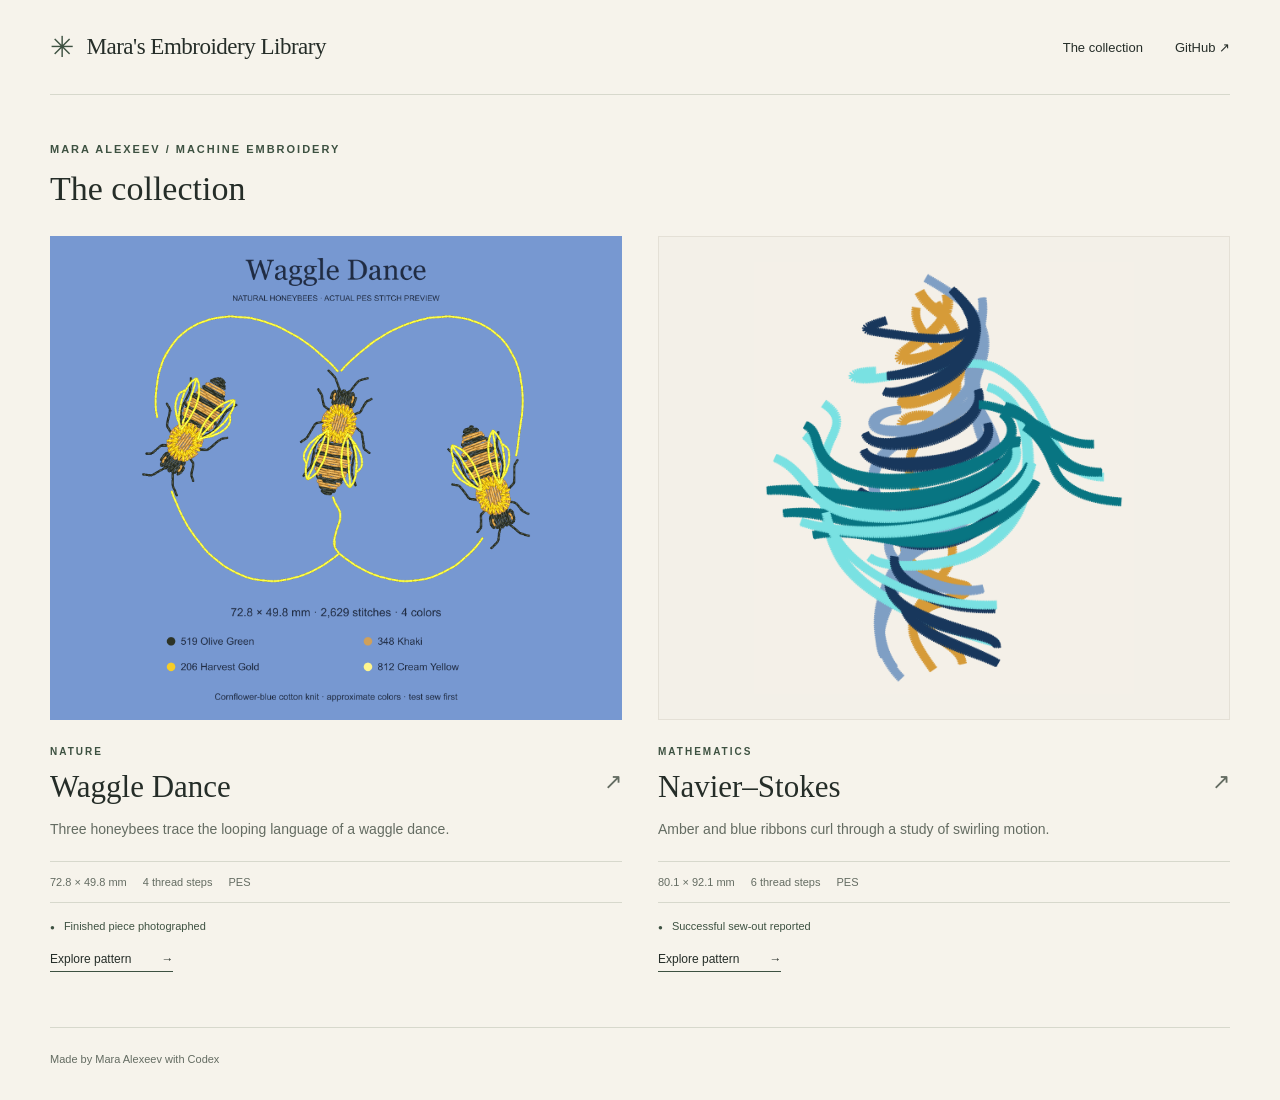
<file: docs/index.html>
<!doctype html>
<html lang="en"><head><meta charset="utf-8"><meta name="viewport" content="width=device-width,initial-scale=1">
<meta name="description" content="A small collection of machine embroidery designs by Mara Alexeev, with stitch previews, PES files and instructions.">
<title>The collection · Mara's Embroidery Library</title><link rel="stylesheet" href="styles.css"></head>
<body><a class="skip" href="#main">Skip to content</a><header class="wrap"><a class="brand" href="index.html"><span class="mark" aria-hidden="true">✳</span> Mara's Embroidery Library</a><nav aria-label="Main"><a href="index.html#collection">The collection</a><a href="https://github.com/MaraAlexeev/embroidery-library">GitHub ↗</a></nav></header>
<main id="main">
<section class="collection wrap" id="collection"><p class="eyebrow">MARA ALEXEEV / MACHINE EMBROIDERY</p><div class="section-heading"><h1>The collection</h1></div><div class="grid"><article class="design"><a class="image-link waggle-dance" href="patterns/waggle-dance/"><img src="patterns/waggle-dance/Waggle-Dance-preview.png" alt="Software stitch preview of three honeybees and a looping trail on cornflower blue." loading="eager"></a><div class="card-copy"><p class="eyebrow">NATURE</p><h3><a href="patterns/waggle-dance/">Waggle Dance <span aria-hidden="true">↗</span></a></h3><p>Three honeybees trace the looping language of a waggle dance.</p><div class="facts"><span>72.8 × 49.8 mm</span><span>4 thread steps</span><span>PES</span></div><p class="status"><span aria-hidden="true">●</span> Finished piece photographed</p><a class="text-link" href="patterns/waggle-dance/">Explore pattern <span aria-hidden="true">→</span></a></div></article><article class="design"><a class="image-link navier-stokes" href="patterns/navier-stokes/"><img src="patterns/navier-stokes/preview.png" alt="Software preview of intertwined amber, blue, aqua, navy and teal ribbons on cream." loading="eager"></a><div class="card-copy"><p class="eyebrow">MATHEMATICS</p><h3><a href="patterns/navier-stokes/">Navier–Stokes <span aria-hidden="true">↗</span></a></h3><p>Amber and blue ribbons curl through a study of swirling motion.</p><div class="facts"><span>80.1 × 92.1 mm</span><span>6 thread steps</span><span>PES</span></div><p class="status"><span aria-hidden="true">●</span> Successful sew-out reported</p><a class="text-link" href="patterns/navier-stokes/">Explore pattern <span aria-hidden="true">→</span></a></div></article></div></section>
</main><footer class="wrap"><span>Made by Mara Alexeev with Codex</span></footer></body></html>
</file>
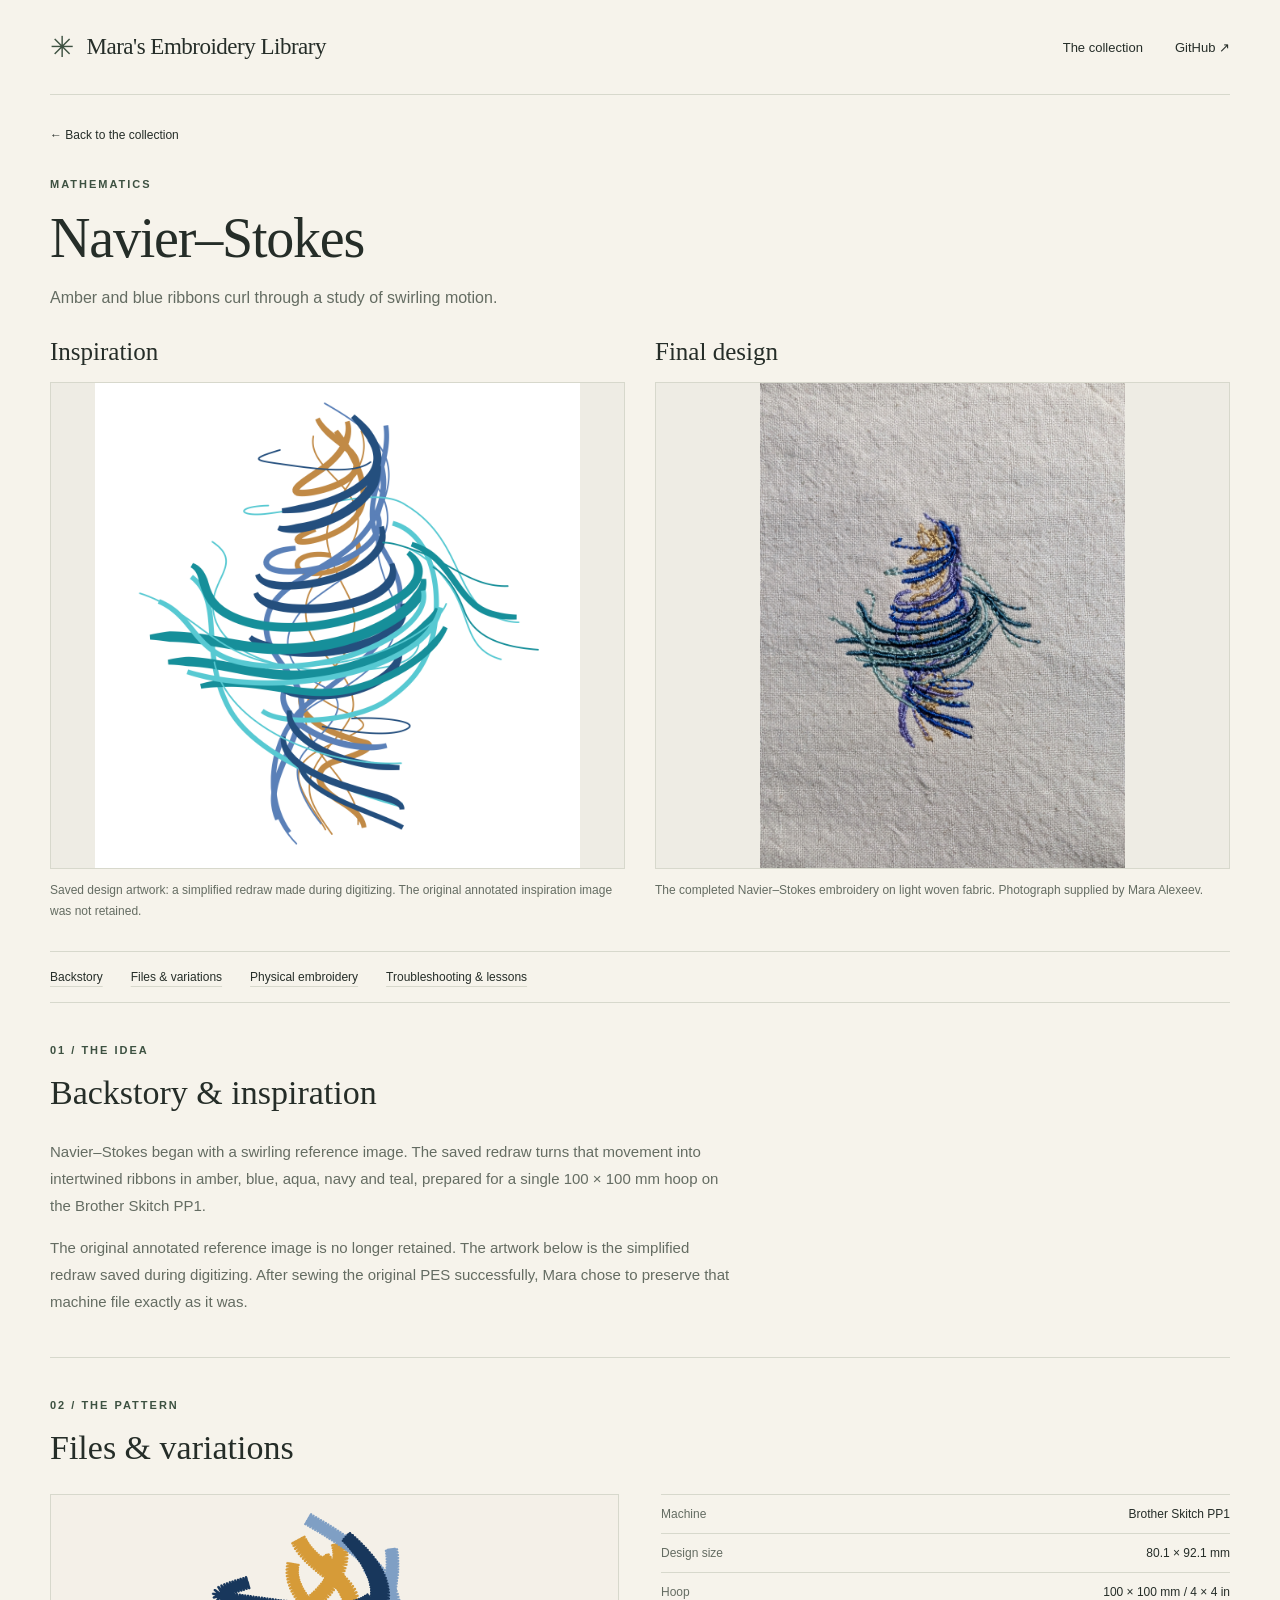
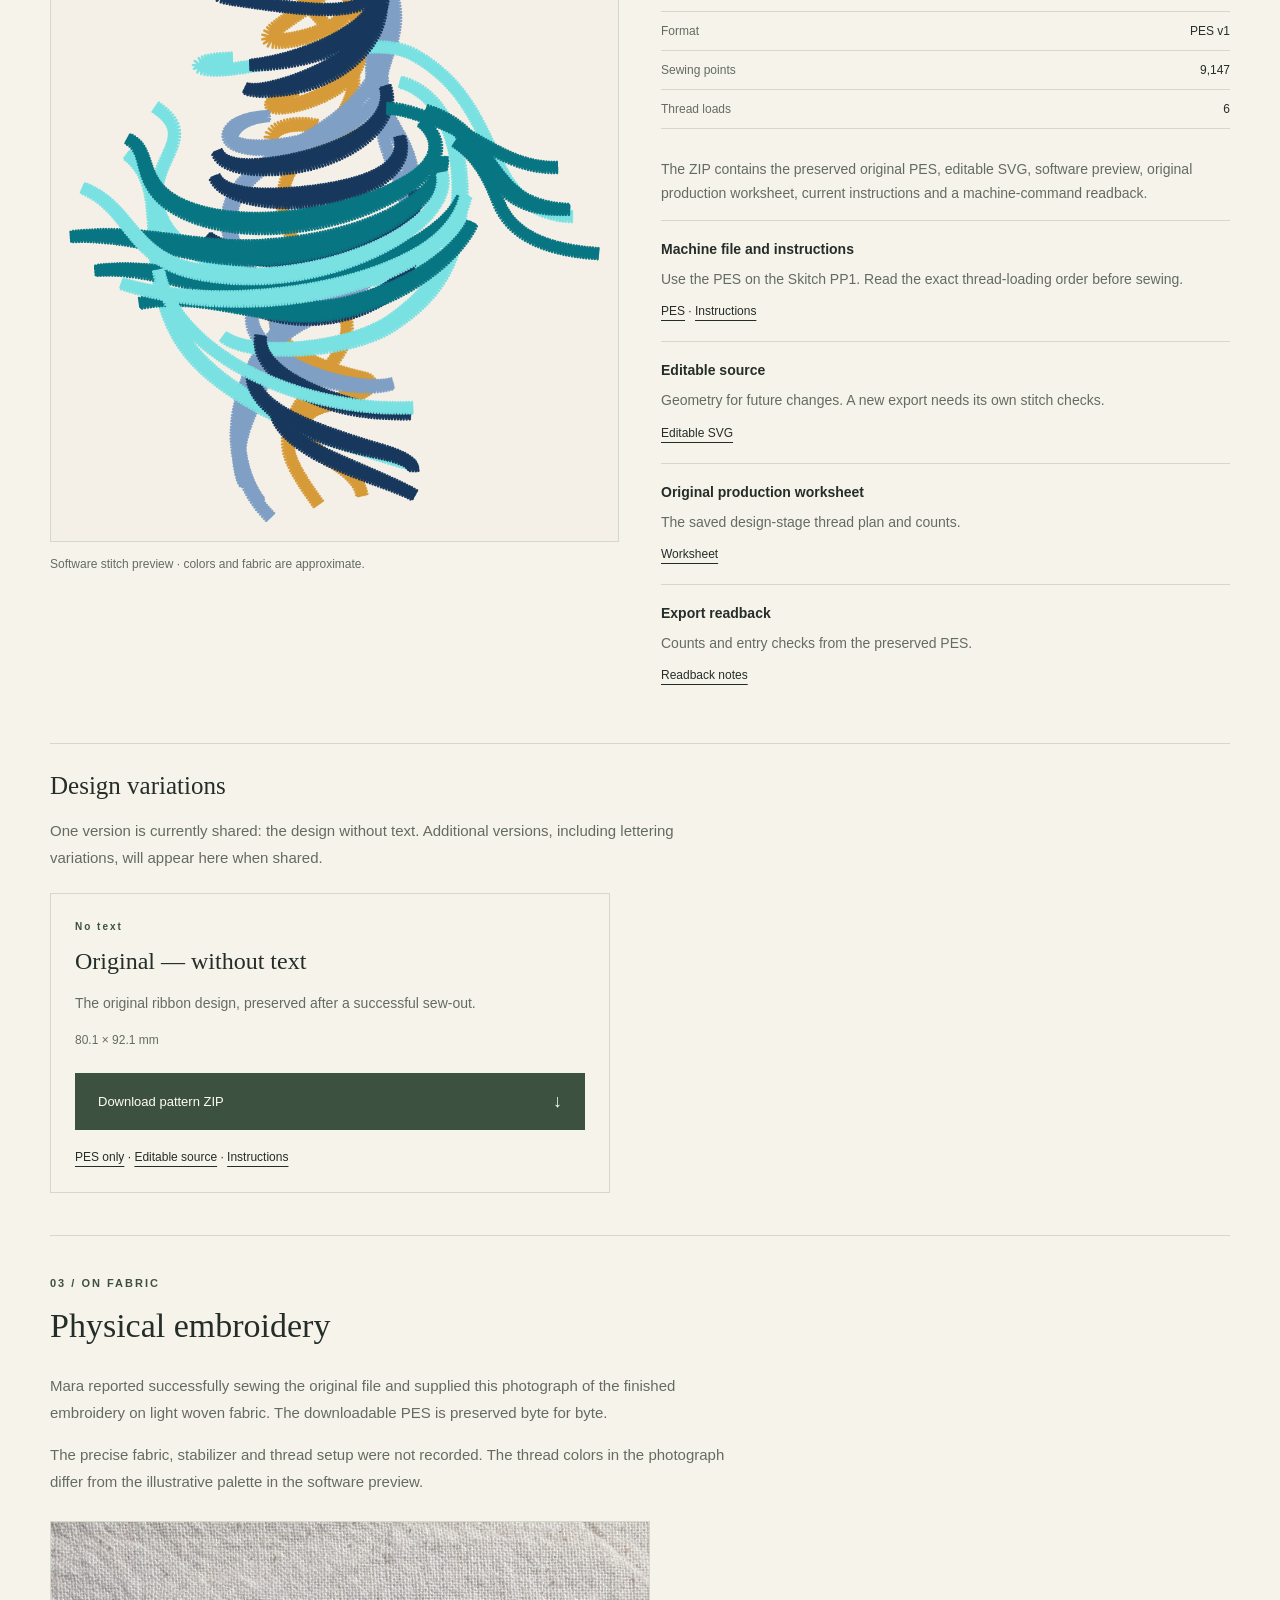
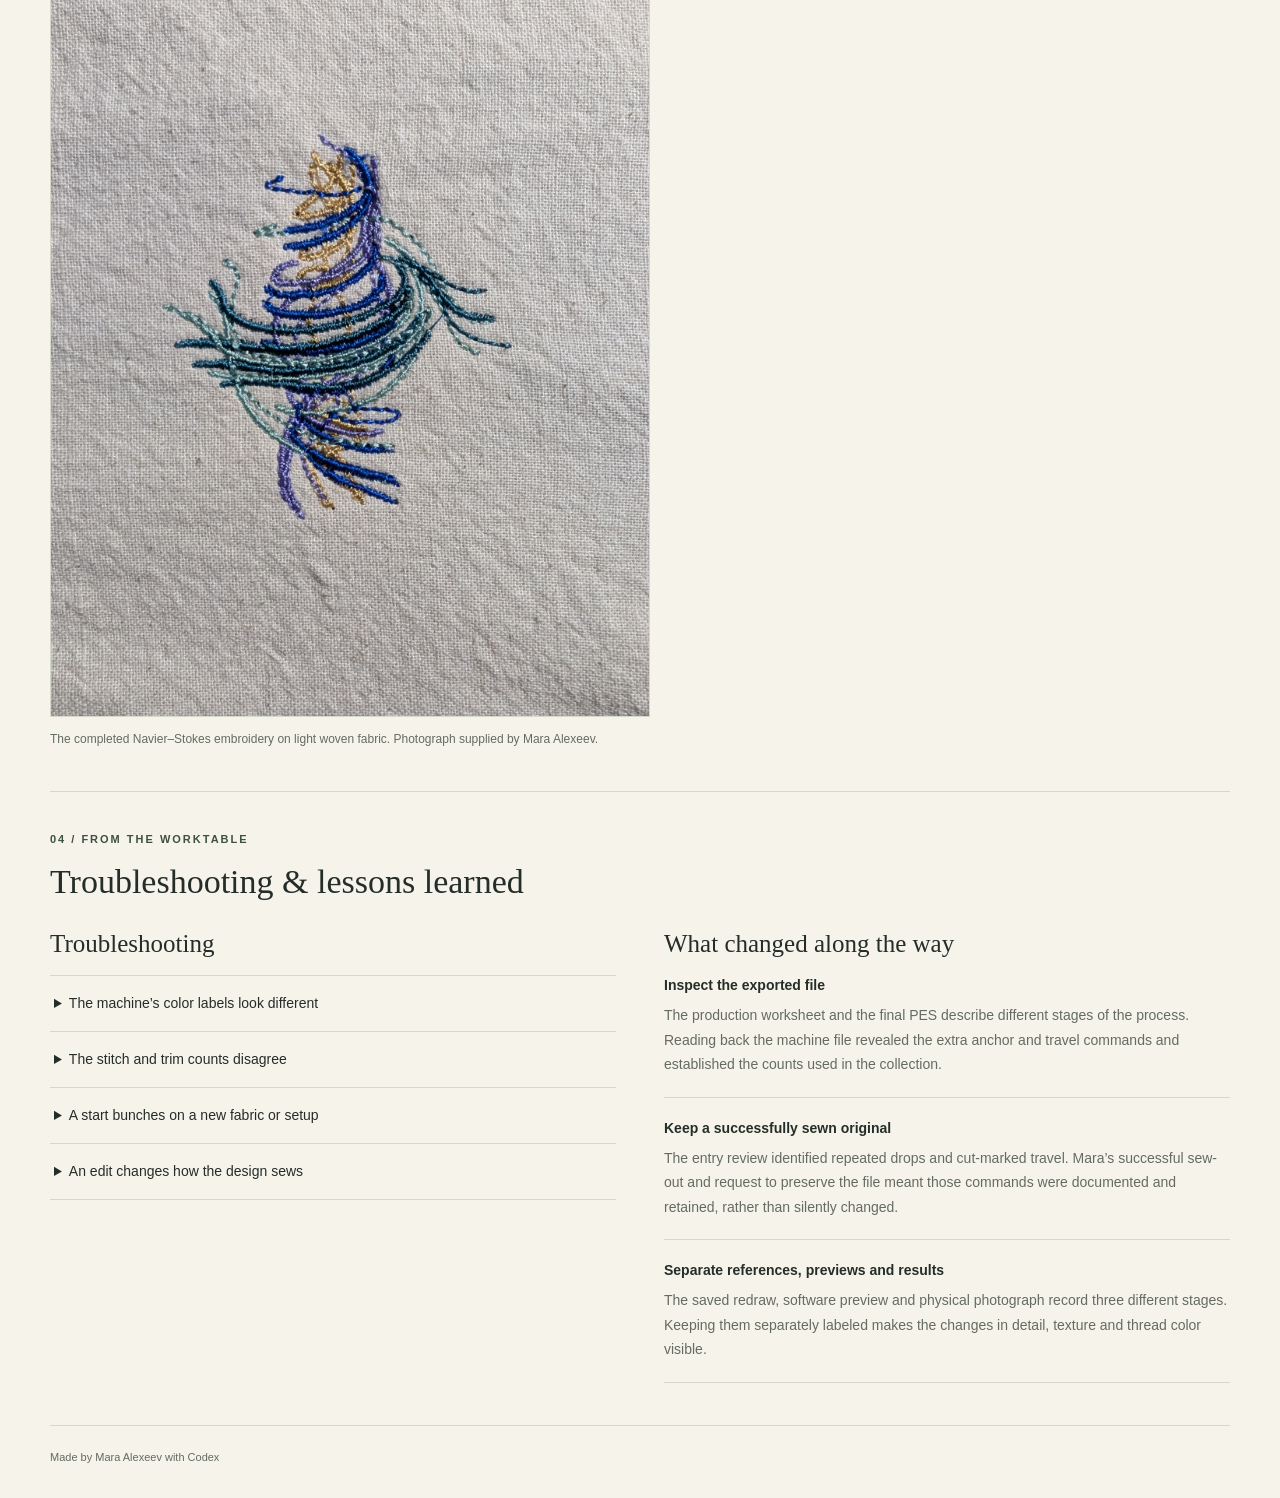
<file: docs/patterns/navier-stokes/index.html>
<!doctype html>
<html lang="en"><head><meta charset="utf-8"><meta name="viewport" content="width=device-width,initial-scale=1">
<meta name="description" content="Amber and blue ribbons curl through a study of swirling motion. Backstory, files, finished embroidery and process notes.">
<title>Navier–Stokes · Mara's Embroidery Library</title><link rel="stylesheet" href="../../styles.css"></head>
<body><a class="skip" href="#main">Skip to content</a>
<header class="wrap"><a class="brand" href="../../index.html"><span class="mark" aria-hidden="true">✳</span> Mara's Embroidery Library</a><nav aria-label="Main"><a href="../../index.html#collection">The collection</a><a href="https://github.com/MaraAlexeev/embroidery-library">GitHub ↗</a></nav></header>
<main id="main" class="pattern-page">
<div class="pattern-heading wrap"><a class="back" href="../../index.html#collection">← Back to the collection</a><p class="eyebrow">MATHEMATICS</p><h1>Navier–Stokes</h1><p class="intro">Amber and blue ribbons curl through a study of swirling motion.</p></div>
<div class="design-comparison wrap" aria-label="Inspiration and final design"><figure class="comparison-card" id="inspiration"><h2>Inspiration</h2><a class="comparison-image" href="../../patterns/navier-stokes/inspiration/design-artwork.png"><img src="../../patterns/navier-stokes/inspiration/design-artwork.png" alt="Flat design artwork showing intertwined blue, turquoise and gold vortex ribbons on white." width="1200" height="1200" loading="eager"></a><figcaption>Saved design artwork: a simplified redraw made during digitizing. The original annotated inspiration image was not retained.</figcaption></figure><figure class="comparison-card" id="final-design"><h2>Final design</h2><a class="comparison-image" href="../../patterns/navier-stokes/photos/navier-stokes-finished-01.jpg"><img src="../../patterns/navier-stokes/photos/navier-stokes-finished-01.jpg" alt="Completed Navier–Stokes embroidery in blue, teal, pale green, violet and gold thread on light woven fabric." width="3072" height="4080" loading="eager"></a><figcaption>The completed Navier–Stokes embroidery on light woven fabric. Photograph supplied by Mara Alexeev.</figcaption></figure></div>
<nav class="page-nav wrap" aria-label="On this page"><a href="#backstory">Backstory</a><a href="#files">Files &amp; variations</a><a href="#finished-embroidery">Physical embroidery</a><a href="#process">Troubleshooting &amp; lessons</a></nav>
<section class="design-section wrap" id="backstory" aria-labelledby="backstory-title"><p class="eyebrow">01 / THE IDEA</p><h2 id="backstory-title">Backstory &amp; inspiration</h2><div class="backstory-layout"><div class="prose"><p>Navier–Stokes began with a swirling reference image. The saved redraw turns that movement into intertwined ribbons in amber, blue, aqua, navy and teal, prepared for a single 100 × 100 mm hoop on the Brother Skitch PP1.</p><p>The original annotated reference image is no longer retained. The artwork below is the simplified redraw saved during digitizing. After sewing the original PES successfully, Mara chose to preserve that machine file exactly as it was.</p></div></div></section>
<section class="design-section wrap" id="files" aria-labelledby="files-title"><p class="eyebrow">02 / THE PATTERN</p><h2 id="files-title">Files &amp; variations</h2>
<div class="file-overview"><figure class="process-image preview-image"><a href="../../patterns/navier-stokes/preview.png"><img src="../../patterns/navier-stokes/preview.png" alt="Software preview of intertwined amber, blue, aqua, navy and teal ribbons on cream." width="900" height="1026" loading="lazy"></a><figcaption>Software stitch preview · colors and fabric are approximate.</figcaption></figure><div><dl><div><dt>Machine</dt><dd>Brother Skitch PP1</dd></div><div><dt>Design size</dt><dd>80.1 × 92.1 mm</dd></div><div><dt>Hoop</dt><dd>100 × 100 mm / 4 × 4 in</dd></div><div><dt>Format</dt><dd>PES v1</dd></div><div><dt>Sewing points</dt><dd>9,147</dd></div><div><dt>Thread loads</dt><dd>6</dd></div></dl><p class="file-summary">The ZIP contains the preserved original PES, editable SVG, software preview, original production worksheet, current instructions and a machine-command readback.</p><ul class="file-list"><li><h3>Machine file and instructions</h3><p>Use the PES on the Skitch PP1. Read the exact thread-loading order before sewing.</p><div class="file-links"><a href="../../patterns/navier-stokes/ns_zigzag_1.pes">PES</a> · <a href="../../patterns/navier-stokes/README.txt">Instructions</a></div></li><li><h3>Editable source</h3><p>Geometry for future changes. A new export needs its own stitch checks.</p><div class="file-links"><a href="../../patterns/navier-stokes/ns_zigzag_1.svg">Editable SVG</a></div></li><li><h3>Original production worksheet</h3><p>The saved design-stage thread plan and counts.</p><div class="file-links"><a href="../../patterns/navier-stokes/production-worksheet.html">Worksheet</a></div></li><li><h3>Export readback</h3><p>Counts and entry checks from the preserved PES.</p><div class="file-links"><a href="../../patterns/navier-stokes/publication-checks.json">Readback notes</a></div></li></ul></div></div>
<div class="variations" id="variations"><h3>Design variations</h3><p class="prose">One version is currently shared: the design without text. Additional versions, including lettering variations, will appear here when shared.</p><div class="variation-grid"><article class="variation-card" id="variation-without-text"><p class="eyebrow">No text</p><h4>Original — without text</h4><p>The original ribbon design, preserved after a successful sew-out.</p><p class="variation-size">80.1 × 92.1 mm</p><a class="button" href="../../patterns/navier-stokes/Navier-Stokes-PES.zip">Download pattern ZIP <span aria-hidden="true">↓</span></a><div class="file-links"><a href="../../patterns/navier-stokes/ns_zigzag_1.pes">PES only</a> · <a href="../../patterns/navier-stokes/ns_zigzag_1.svg">Editable source</a> · <a href="../../patterns/navier-stokes/README.txt">Instructions</a></div></article></div></div></section>
<section class="design-section wrap" id="finished-embroidery" aria-labelledby="finished-embroidery-title"><p class="eyebrow">03 / ON FABRIC</p><h2 id="finished-embroidery-title">Physical embroidery</h2><div class="prose"><p>Mara reported successfully sewing the original file and supplied this photograph of the finished embroidery on light woven fabric. The downloadable PES is preserved byte for byte.</p><p>The precise fabric, stabilizer and thread setup were not recorded. The thread colors in the photograph differ from the illustrative palette in the software preview.</p></div><div class="process-image-grid"><figure class="process-image"><a href="../../patterns/navier-stokes/photos/navier-stokes-finished-01.jpg"><img src="../../patterns/navier-stokes/photos/navier-stokes-finished-01.jpg" alt="Completed Navier–Stokes embroidery in blue, teal, pale green, violet and gold thread on light woven fabric." width="3072" height="4080" loading="lazy"></a><figcaption>The completed Navier–Stokes embroidery on light woven fabric. Photograph supplied by Mara Alexeev.</figcaption></figure></div></section>
<section class="design-section wrap" id="process" aria-labelledby="process-title"><p class="eyebrow">04 / FROM THE WORKTABLE</p><h2 id="process-title">Troubleshooting &amp; lessons learned</h2><div class="process-columns"><div><h3>Troubleshooting</h3><details class="troubleshooting-note"><summary>The machine’s color labels look different</summary><p>Use the numbered sequence in the instructions and the original worksheet to plan the threads. There are six loads using five intended colors: aqua is loaded again at the end. Brother spool numbers were not verified for this original design.</p></details><details class="troubleshooting-note"><summary>The stitch and trim counts disagree</summary><p>The original worksheet reports 8,875 design stitches and 28 trims. Reading the exported PES gives 9,147 sewing points and 74 trim commands. The export includes additional anchor and travel commands; the file overview uses its readback counts.</p></details><details class="troubleshooting-note"><summary>A start bunches on a new fabric or setup</summary><p>This original contains tightly repeated anchors and cut-marked entry travel. Those commands remain because Mara successfully sewed the file and requested its preservation. Test on stabilized scrap before a new setup. Any proposed repair should be a separate, clearly named version.</p></details><details class="troubleshooting-note"><summary>An edit changes how the design sews</summary><p>Keep the preserved original available. A new export from the SVG needs checks of its initial start, every color entry and trimmed restarts, plus a new preview and appropriately named test files.</p></details></div><div><h3>What changed along the way</h3><ul class="lesson-list"><li><h4>Inspect the exported file</h4><p>The production worksheet and the final PES describe different stages of the process. Reading back the machine file revealed the extra anchor and travel commands and established the counts used in the collection.</p></li><li><h4>Keep a successfully sewn original</h4><p>The entry review identified repeated drops and cut-marked travel. Mara’s successful sew-out and request to preserve the file meant those commands were documented and retained, rather than silently changed.</p></li><li><h4>Separate references, previews and results</h4><p>The saved redraw, software preview and physical photograph record three different stages. Keeping them separately labeled makes the changes in detail, texture and thread color visible.</p></li></ul></div></div></section>
</main><footer class="wrap"><span>Made by Mara Alexeev with Codex</span></footer></body></html>
</file>
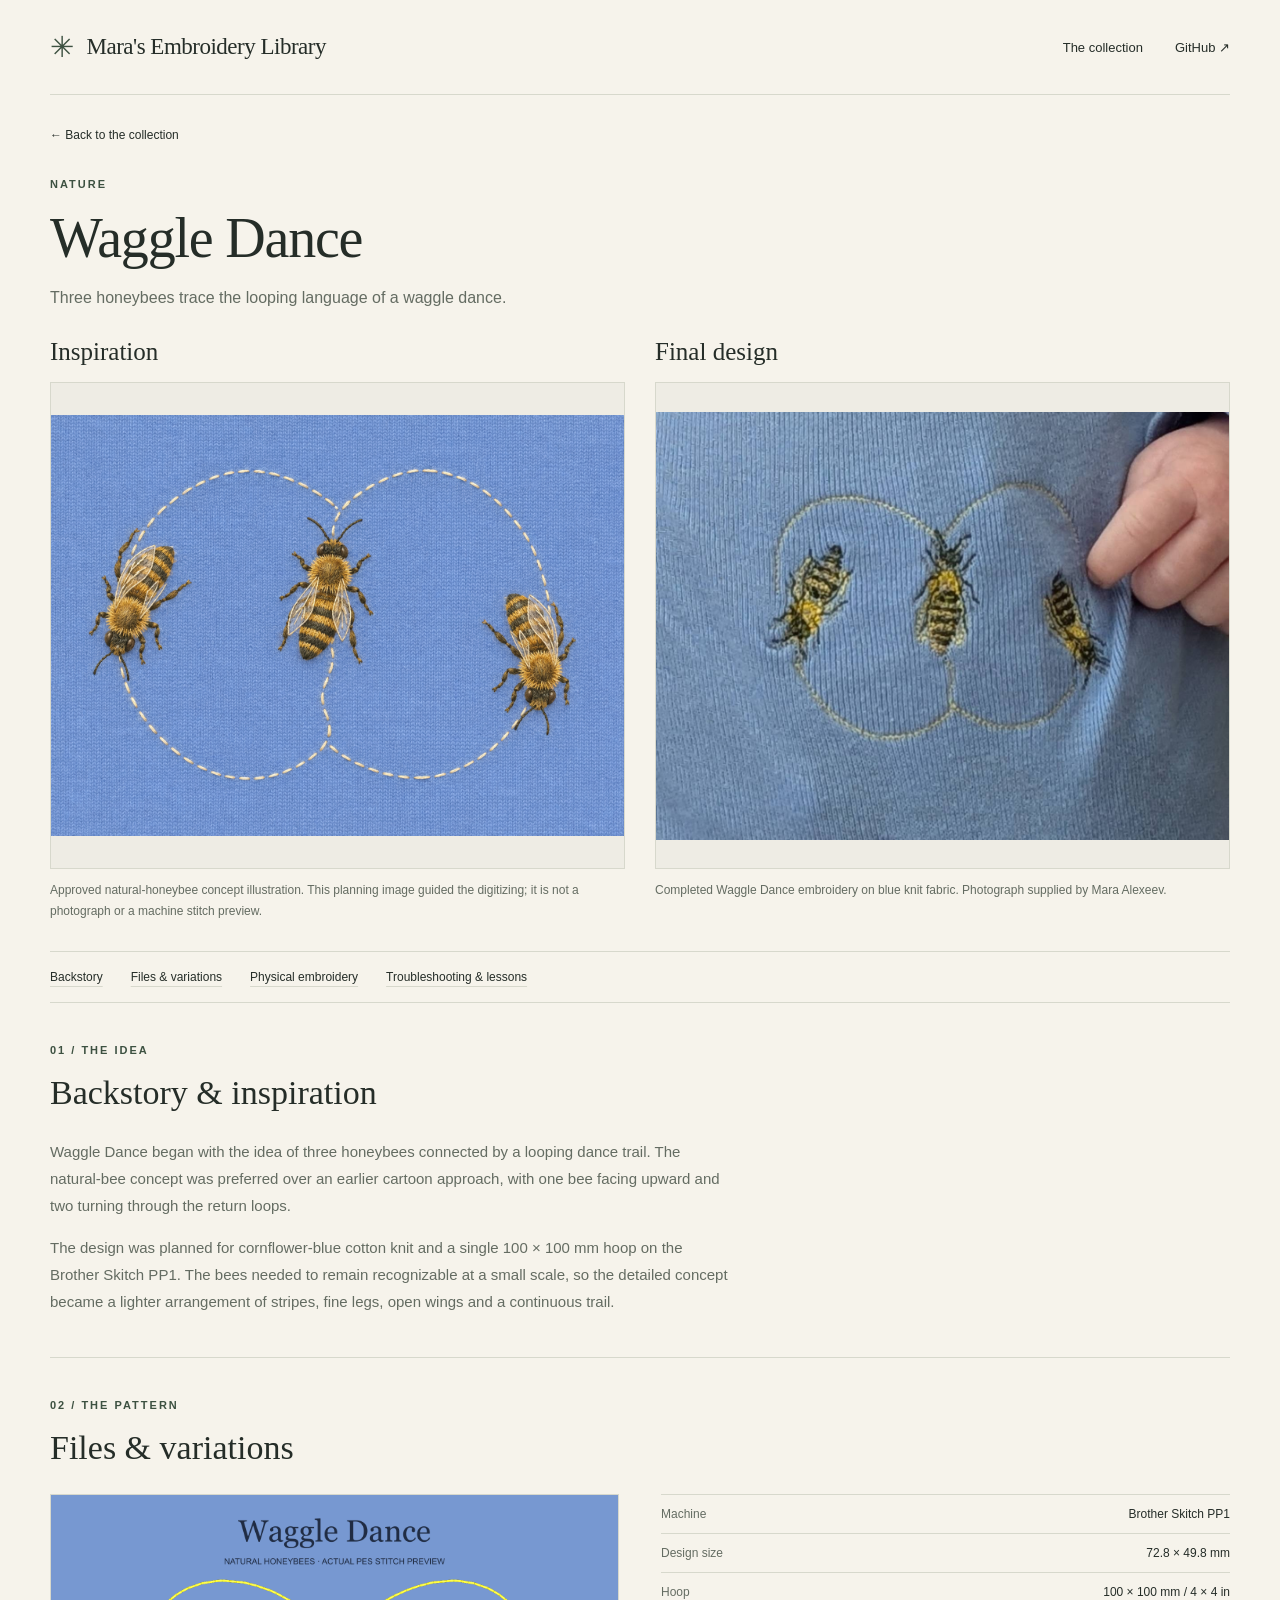
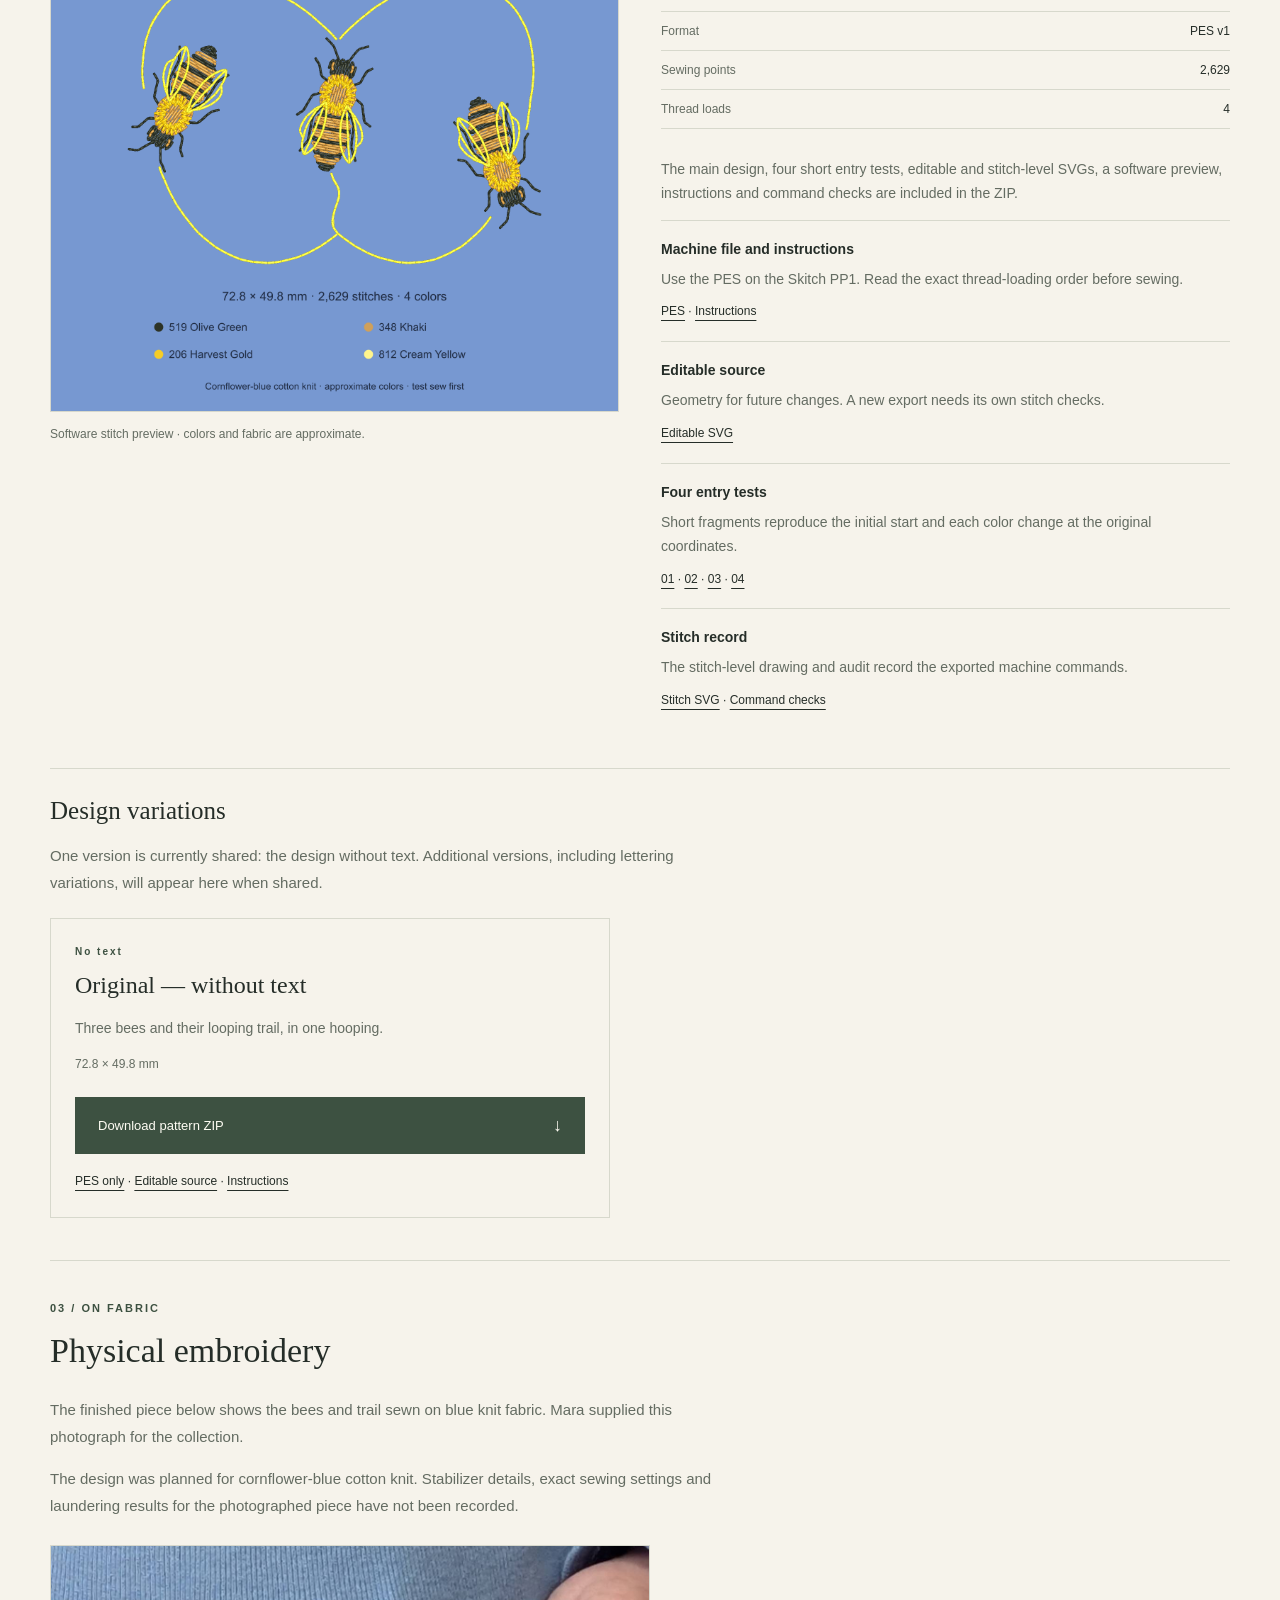
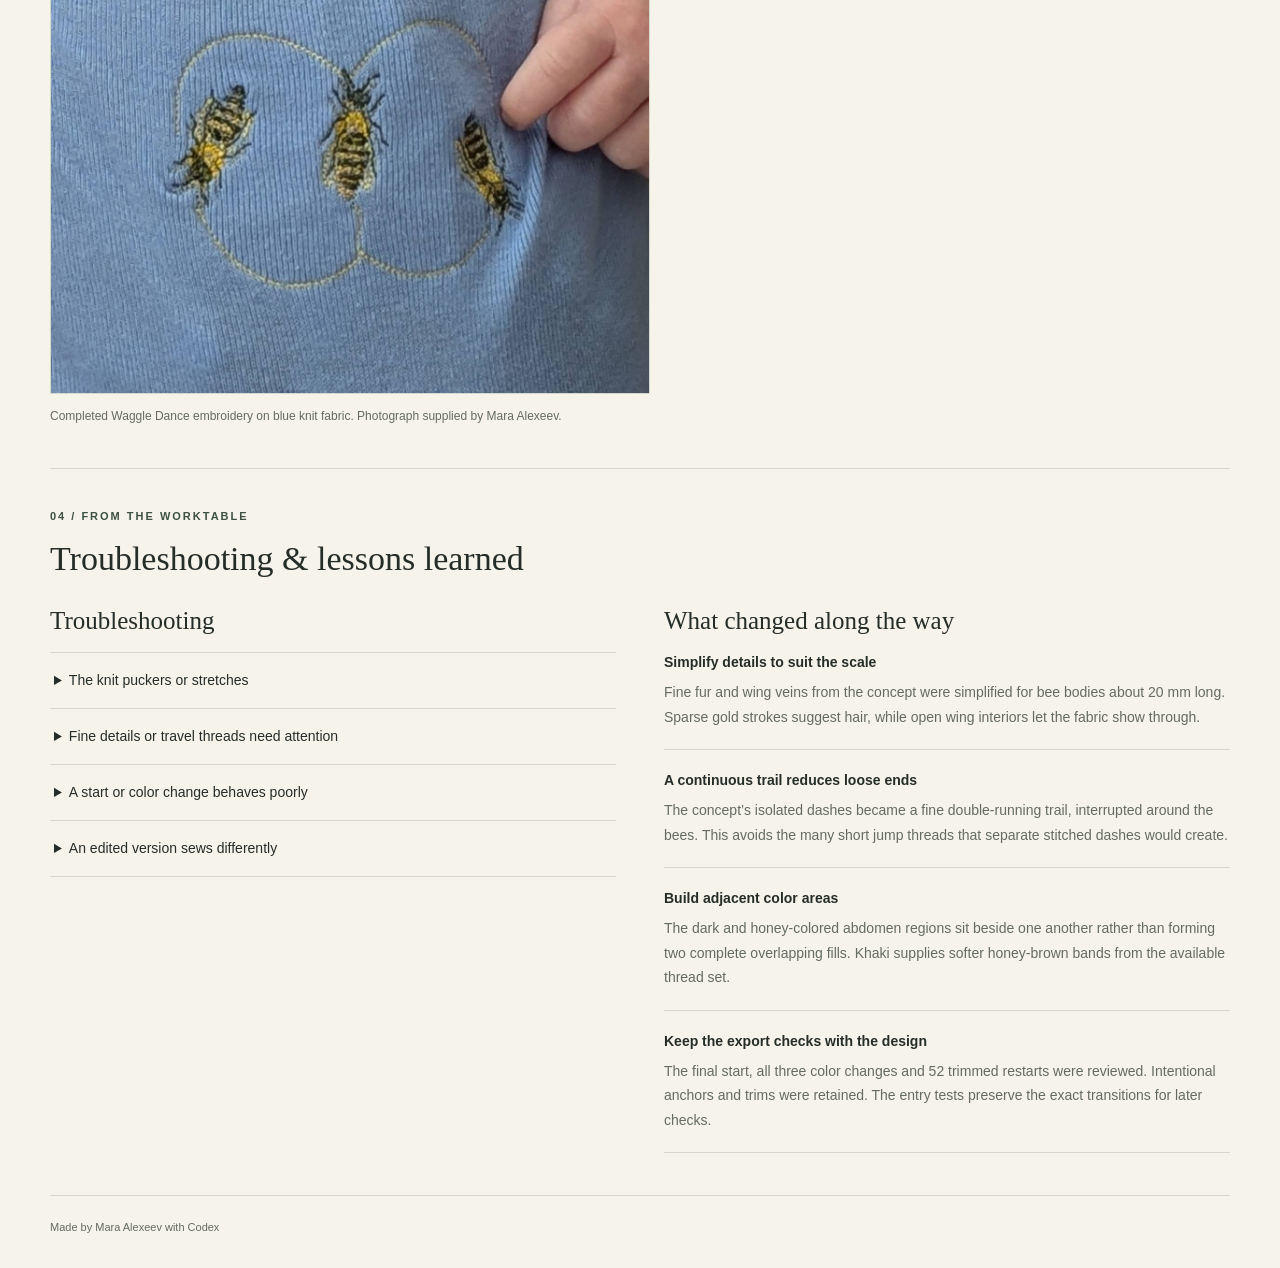
<file: docs/patterns/waggle-dance/index.html>
<!doctype html>
<html lang="en"><head><meta charset="utf-8"><meta name="viewport" content="width=device-width,initial-scale=1">
<meta name="description" content="Three honeybees trace the looping language of a waggle dance. Backstory, files, finished embroidery and process notes.">
<title>Waggle Dance · Mara's Embroidery Library</title><link rel="stylesheet" href="../../styles.css"></head>
<body><a class="skip" href="#main">Skip to content</a>
<header class="wrap"><a class="brand" href="../../index.html"><span class="mark" aria-hidden="true">✳</span> Mara's Embroidery Library</a><nav aria-label="Main"><a href="../../index.html#collection">The collection</a><a href="https://github.com/MaraAlexeev/embroidery-library">GitHub ↗</a></nav></header>
<main id="main" class="pattern-page">
<div class="pattern-heading wrap"><a class="back" href="../../index.html#collection">← Back to the collection</a><p class="eyebrow">NATURE</p><h1>Waggle Dance</h1><p class="intro">Three honeybees trace the looping language of a waggle dance.</p></div>
<div class="design-comparison wrap" aria-label="Inspiration and final design"><figure class="comparison-card" id="inspiration"><h2>Inspiration</h2><a class="comparison-image" href="../../patterns/waggle-dance/inspiration/approved-concept.png"><img src="../../patterns/waggle-dance/inspiration/approved-concept.png" alt="Concept illustration of three detailed honeybees and a dashed looping trail on blue knit fabric." width="1464" height="1074" loading="eager"></a><figcaption>Approved natural-honeybee concept illustration. This planning image guided the digitizing; it is not a photograph or a machine stitch preview.</figcaption></figure><figure class="comparison-card" id="final-design"><h2>Final design</h2><a class="comparison-image" href="../../patterns/waggle-dance/photos/waggle-dance-finished-01.jpg"><img src="../../patterns/waggle-dance/photos/waggle-dance-finished-01.jpg" alt="Three honeybees embroidered in dark and gold thread, joined by a pale looping trail on blue knit fabric." width="1280" height="956" loading="eager"></a><figcaption>Completed Waggle Dance embroidery on blue knit fabric. Photograph supplied by Mara Alexeev.</figcaption></figure></div>
<nav class="page-nav wrap" aria-label="On this page"><a href="#backstory">Backstory</a><a href="#files">Files &amp; variations</a><a href="#finished-embroidery">Physical embroidery</a><a href="#process">Troubleshooting &amp; lessons</a></nav>
<section class="design-section wrap" id="backstory" aria-labelledby="backstory-title"><p class="eyebrow">01 / THE IDEA</p><h2 id="backstory-title">Backstory &amp; inspiration</h2><div class="backstory-layout"><div class="prose"><p>Waggle Dance began with the idea of three honeybees connected by a looping dance trail. The natural-bee concept was preferred over an earlier cartoon approach, with one bee facing upward and two turning through the return loops.</p><p>The design was planned for cornflower-blue cotton knit and a single 100 × 100 mm hoop on the Brother Skitch PP1. The bees needed to remain recognizable at a small scale, so the detailed concept became a lighter arrangement of stripes, fine legs, open wings and a continuous trail.</p></div></div></section>
<section class="design-section wrap" id="files" aria-labelledby="files-title"><p class="eyebrow">02 / THE PATTERN</p><h2 id="files-title">Files &amp; variations</h2>
<div class="file-overview"><figure class="process-image preview-image"><a href="../../patterns/waggle-dance/Waggle-Dance-preview.png"><img src="../../patterns/waggle-dance/Waggle-Dance-preview.png" alt="Software stitch preview of three honeybees and a looping trail on cornflower blue." width="1600" height="1456" loading="lazy"></a><figcaption>Software stitch preview · colors and fabric are approximate.</figcaption></figure><div><dl><div><dt>Machine</dt><dd>Brother Skitch PP1</dd></div><div><dt>Design size</dt><dd>72.8 × 49.8 mm</dd></div><div><dt>Hoop</dt><dd>100 × 100 mm / 4 × 4 in</dd></div><div><dt>Format</dt><dd>PES v1</dd></div><div><dt>Sewing points</dt><dd>2,629</dd></div><div><dt>Thread loads</dt><dd>4</dd></div></dl><p class="file-summary">The main design, four short entry tests, editable and stitch-level SVGs, a software preview, instructions and command checks are included in the ZIP.</p><ul class="file-list"><li><h3>Machine file and instructions</h3><p>Use the PES on the Skitch PP1. Read the exact thread-loading order before sewing.</p><div class="file-links"><a href="../../patterns/waggle-dance/Waggle-Dance-v1.pes">PES</a> · <a href="../../patterns/waggle-dance/README.txt">Instructions</a></div></li><li><h3>Editable source</h3><p>Geometry for future changes. A new export needs its own stitch checks.</p><div class="file-links"><a href="../../patterns/waggle-dance/Waggle-Dance-editable.svg">Editable SVG</a></div></li><li><h3>Four entry tests</h3><p>Short fragments reproduce the initial start and each color change at the original coordinates.</p><div class="file-links"><a href="../../patterns/waggle-dance/01-Initial-start-test.pes">01</a> · <a href="../../patterns/waggle-dance/02-Color-1-to-2-test.pes">02</a> · <a href="../../patterns/waggle-dance/03-Color-2-to-3-test.pes">03</a> · <a href="../../patterns/waggle-dance/04-Color-3-to-4-test.pes">04</a></div></li><li><h3>Stitch record</h3><p>The stitch-level drawing and audit record the exported machine commands.</p><div class="file-links"><a href="../../patterns/waggle-dance/Waggle-Dance-stitches.svg">Stitch SVG</a> · <a href="../../patterns/waggle-dance/PES-command-checks.json">Command checks</a></div></li></ul></div></div>
<div class="variations" id="variations"><h3>Design variations</h3><p class="prose">One version is currently shared: the design without text. Additional versions, including lettering variations, will appear here when shared.</p><div class="variation-grid"><article class="variation-card" id="variation-without-text"><p class="eyebrow">No text</p><h4>Original — without text</h4><p>Three bees and their looping trail, in one hooping.</p><p class="variation-size">72.8 × 49.8 mm</p><a class="button" href="../../patterns/waggle-dance/Waggle-Dance-PES.zip">Download pattern ZIP <span aria-hidden="true">↓</span></a><div class="file-links"><a href="../../patterns/waggle-dance/Waggle-Dance-v1.pes">PES only</a> · <a href="../../patterns/waggle-dance/Waggle-Dance-editable.svg">Editable source</a> · <a href="../../patterns/waggle-dance/README.txt">Instructions</a></div></article></div></div></section>
<section class="design-section wrap" id="finished-embroidery" aria-labelledby="finished-embroidery-title"><p class="eyebrow">03 / ON FABRIC</p><h2 id="finished-embroidery-title">Physical embroidery</h2><div class="prose"><p>The finished piece below shows the bees and trail sewn on blue knit fabric. Mara supplied this photograph for the collection.</p><p>The design was planned for cornflower-blue cotton knit. Stabilizer details, exact sewing settings and laundering results for the photographed piece have not been recorded.</p></div><div class="process-image-grid"><figure class="process-image"><a href="../../patterns/waggle-dance/photos/waggle-dance-finished-01.jpg"><img src="../../patterns/waggle-dance/photos/waggle-dance-finished-01.jpg" alt="Three honeybees embroidered in dark and gold thread, joined by a pale looping trail on blue knit fabric." width="1280" height="956" loading="lazy"></a><figcaption>Completed Waggle Dance embroidery on blue knit fabric. Photograph supplied by Mara Alexeev.</figcaption></figure></div></section>
<section class="design-section wrap" id="process" aria-labelledby="process-title"><p class="eyebrow">04 / FROM THE WORKTABLE</p><h2 id="process-title">Troubleshooting &amp; lessons learned</h2><div class="process-columns"><div><h3>Troubleshooting</h3><details class="troubleshooting-note"><summary>The knit puckers or stretches</summary><p>Use suitable soft cut-away embroidery stabilizer according to its directions, and hoop the knit without stretching it. Try the design on matching stabilized scrap before a new garment.</p></details><details class="troubleshooting-note"><summary>Fine details or travel threads need attention</summary><p>The wings deliberately have open interiors, and the dark legs are very fine. Check contrast on your fabric. Clip remaining jump threads around the details; the file also retains intentional trims between separate objects.</p></details><details class="troubleshooting-note"><summary>A start or color change behaves poorly</summary><p>The ZIP includes four short entry tests: the initial start and all three color transitions. Use fresh stabilized scrap at the supplied size to isolate the entry before sewing the full design.</p></details><details class="troubleshooting-note"><summary>An edited version sews differently</summary><p>Re-exporting the editable SVG can change anchors and positioning travel. Check the new encoded PES, regenerate entry tests and the preview, and give the revision a distinct filename and import label.</p></details></div><div><h3>What changed along the way</h3><ul class="lesson-list"><li><h4>Simplify details to suit the scale</h4><p>Fine fur and wing veins from the concept were simplified for bee bodies about 20 mm long. Sparse gold strokes suggest hair, while open wing interiors let the fabric show through.</p></li><li><h4>A continuous trail reduces loose ends</h4><p>The concept’s isolated dashes became a fine double-running trail, interrupted around the bees. This avoids the many short jump threads that separate stitched dashes would create.</p></li><li><h4>Build adjacent color areas</h4><p>The dark and honey-colored abdomen regions sit beside one another rather than forming two complete overlapping fills. Khaki supplies softer honey-brown bands from the available thread set.</p></li><li><h4>Keep the export checks with the design</h4><p>The final start, all three color changes and 52 trimmed restarts were reviewed. Intentional anchors and trims were retained. The entry tests preserve the exact transitions for later checks.</p></li></ul></div></div></section>
</main><footer class="wrap"><span>Made by Mara Alexeev with Codex</span></footer></body></html>
</file>
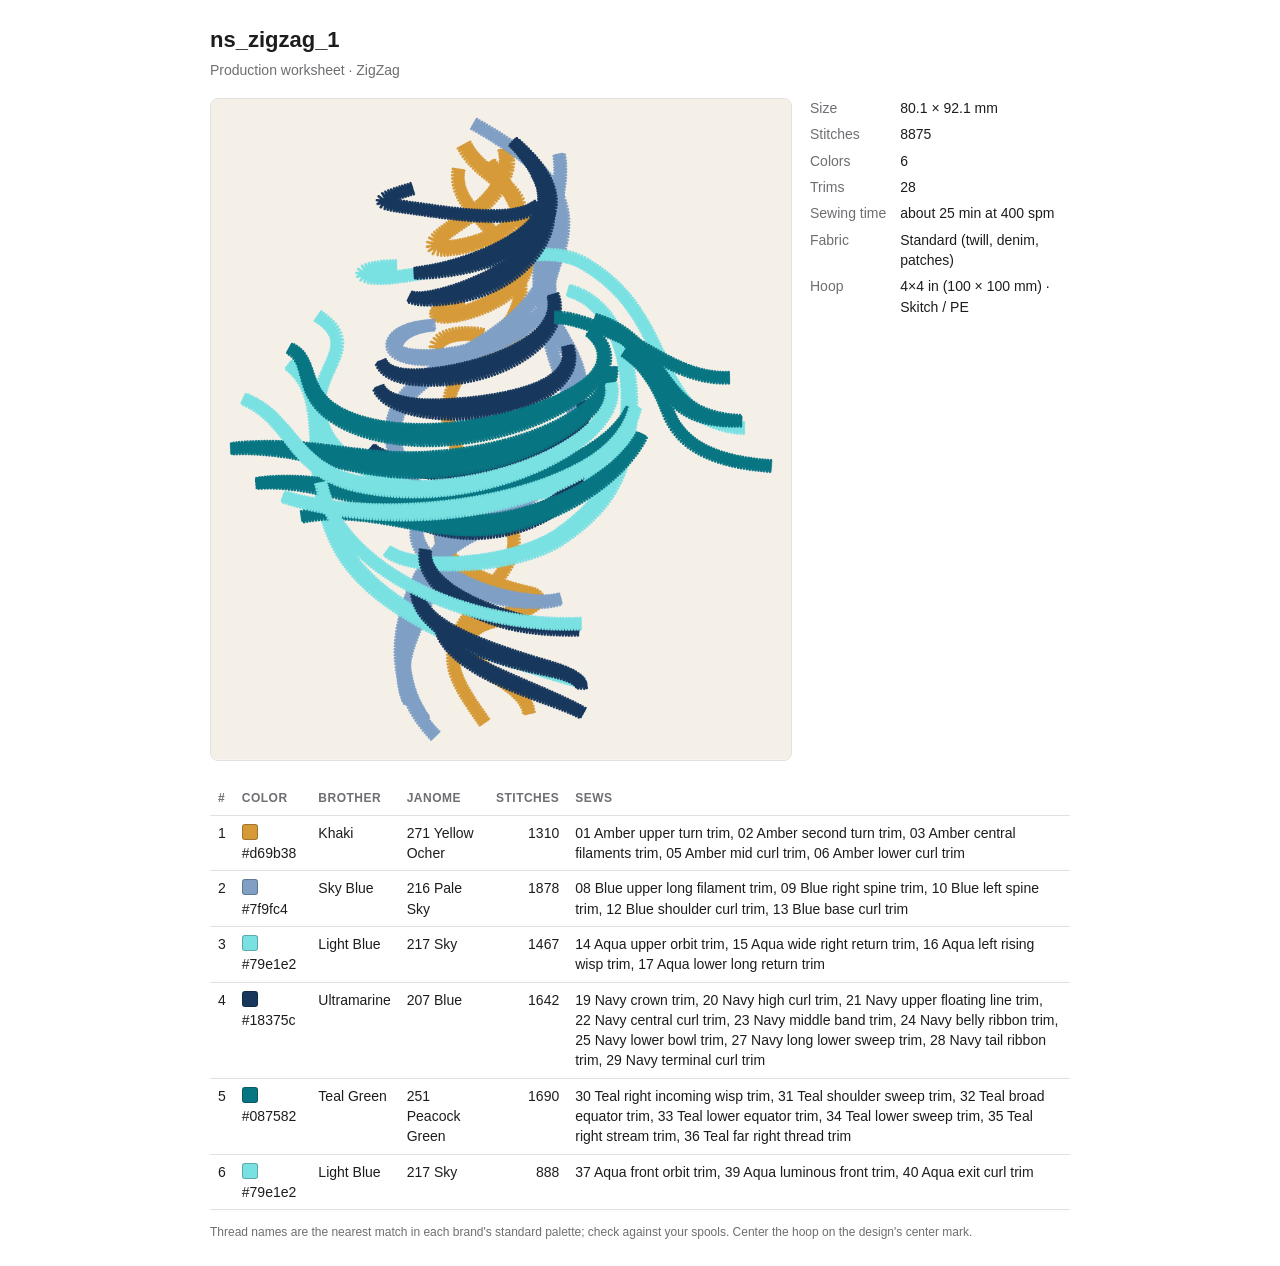
<file: docs/patterns/navier-stokes/production-worksheet.html>
<!doctype html>
<html lang="en"><head><meta charset="utf-8"><meta name="viewport" content="width=device-width, initial-scale=1">
<title>ns_zigzag_1 · worksheet</title>
<style>
:root { --ink:#1d1d1f; --muted:#6e6e73; --line:#e3e1dc; --bg:#ffffff; }
body { font: 14px/1.45 -apple-system, "Segoe UI", Inter, Roboto, sans-serif; color: var(--ink); background: var(--bg); margin: 24px auto; max-width: 860px; padding: 0 16px; }
h1 { font-size: 22px; margin: 0 0 4px; }
.sub { color: var(--muted); margin-bottom: 18px; }
.top { display: grid; grid-template-columns: minmax(0, 1fr) 260px; gap: 20px; align-items: start; }
img { width: 100%; border: 1px solid var(--line); border-radius: 8px; }
dl { margin: 0; display: grid; grid-template-columns: auto 1fr; gap: 6px 14px; }
dt { color: var(--muted); } dd { margin: 0; font-variant-numeric: tabular-nums; }
table { width: 100%; border-collapse: collapse; margin-top: 22px; }
th, td { text-align: left; padding: 7px 8px; border-bottom: 1px solid var(--line); vertical-align: top; }
th { font-size: 12px; color: var(--muted); font-weight: 600; text-transform: uppercase; letter-spacing: .04em; }
td.n, td.r { font-variant-numeric: tabular-nums; } td.r { text-align: right; }
.sw { display: inline-block; width: 14px; height: 14px; border-radius: 3px; border: 1px solid rgba(0,0,0,.25); vertical-align: -2px; margin-right: 6px; }
.note { color: var(--muted); font-size: 12px; margin-top: 14px; }
@media (max-width: 640px) { .top { grid-template-columns: 1fr; } }
@media print { body { margin: 0; } }
</style></head><body>
<h1>ns_zigzag_1</h1>
<div class="sub">Production worksheet · ZigZag</div>
<div class="top">
<img alt="Stitch preview" src="[data-uri]">
<dl>
<dt>Size</dt><dd>80.1 × 92.1 mm</dd>
<dt>Stitches</dt><dd>8875</dd>
<dt>Colors</dt><dd>6</dd>
<dt>Trims</dt><dd>28</dd>
<dt>Sewing time</dt><dd>about 25 min at 400 spm</dd>
<dt>Fabric</dt><dd>Standard (twill, denim, patches)</dd>
<dt>Hoop</dt><dd>4×4 in (100 × 100 mm) · Skitch / PE</dd>
</dl>
</div>
<table>
<thead><tr><th>#</th><th>Color</th><th>Brother</th><th>Janome</th><th class=r>Stitches</th><th>Sews</th></tr></thead>
<tbody><tr><td class=n>1</td><td><span class=sw style="background:#d69b38"></span>#d69b38</td><td>Khaki</td><td>271 Yellow Ocher</td><td class=r>1310</td><td>01 Amber upper turn trim, 02 Amber second turn trim, 03 Amber central filaments trim, 05 Amber mid curl trim, 06 Amber lower curl trim</td></tr><tr><td class=n>2</td><td><span class=sw style="background:#7f9fc4"></span>#7f9fc4</td><td>Sky Blue</td><td>216 Pale Sky</td><td class=r>1878</td><td>08 Blue upper long filament trim, 09 Blue right spine trim, 10 Blue left spine trim, 12 Blue shoulder curl trim, 13 Blue base curl trim</td></tr><tr><td class=n>3</td><td><span class=sw style="background:#79e1e2"></span>#79e1e2</td><td>Light Blue</td><td>217 Sky</td><td class=r>1467</td><td>14 Aqua upper orbit trim, 15 Aqua wide right return trim, 16 Aqua left rising wisp trim, 17 Aqua lower long return trim</td></tr><tr><td class=n>4</td><td><span class=sw style="background:#18375c"></span>#18375c</td><td>Ultramarine</td><td>207 Blue</td><td class=r>1642</td><td>19 Navy crown trim, 20 Navy high curl trim, 21 Navy upper floating line trim, 22 Navy central curl trim, 23 Navy middle band trim, 24 Navy belly ribbon trim, 25 Navy lower bowl trim, 27 Navy long lower sweep trim, 28 Navy tail ribbon trim, 29 Navy terminal curl trim</td></tr><tr><td class=n>5</td><td><span class=sw style="background:#087582"></span>#087582</td><td>Teal Green</td><td>251 Peacock Green</td><td class=r>1690</td><td>30 Teal right incoming wisp trim, 31 Teal shoulder sweep trim, 32 Teal broad equator trim, 33 Teal lower equator trim, 34 Teal lower sweep trim, 35 Teal right stream trim, 36 Teal far right thread trim</td></tr><tr><td class=n>6</td><td><span class=sw style="background:#79e1e2"></span>#79e1e2</td><td>Light Blue</td><td>217 Sky</td><td class=r>888</td><td>37 Aqua front orbit trim, 39 Aqua luminous front trim, 40 Aqua exit curl trim</td></tr></tbody>
</table>
<p class="note">Thread names are the nearest match in each brand's standard palette; check against your spools. Center the hoop on the design's center mark.</p>
</body></html>
</file>
<file: docs/styles.css>
:root{--paper:#f6f3eb;--ink:#252d28;--muted:#646c62;--line:#d7d8cc;--green:#3d5141;--gold:#9b6f32;font-family:Arial,Helvetica,sans-serif;color:var(--ink);background:var(--paper);font-synthesis:none}
*{box-sizing:border-box}html{scroll-behavior:smooth}body{margin:0}a{color:inherit;text-underline-offset:5px}a:hover{color:var(--gold)}a:focus-visible{outline:3px solid var(--gold);outline-offset:5px}.wrap{width:min(1180px,calc(100% - 80px));margin-inline:auto}header{display:flex;align-items:center;justify-content:space-between;padding:30px 0;border-bottom:1px solid var(--line);gap:24px}.brand{font-family:Georgia,'Times New Roman',serif;font-size:23px;letter-spacing:-.5px;text-decoration:none;display:flex;gap:13px;align-items:center}.mark{color:var(--green);font-size:29px}nav{display:flex;gap:32px;font-size:13px}nav a{text-decoration:none}.skip{position:absolute;left:20px;top:-100px;padding:15px;background:var(--ink);color:white;z-index:2}.skip:focus{top:15px}.eyebrow{font-size:11px;font-weight:700;letter-spacing:2px;color:var(--green);line-height:1.7}.hero{padding-top:62px;padding-bottom:66px}.hero h1{font-family:Georgia,'Times New Roman',serif;font-size:clamp(64px,7.6vw,105px);line-height:1.03;font-weight:400;letter-spacing:-4px;margin:28px 0 30px}.hero h1 em{color:var(--green);font-weight:400}.hero-bottom{display:flex;align-items:flex-end;justify-content:space-between;gap:36px}.hero-bottom p{max-width:460px;color:var(--muted);font-size:17px;line-height:1.65;margin:0}.button{display:inline-flex;justify-content:center;align-items:center;gap:30px;border:1px solid var(--green);background:var(--green);color:#fffdf4;text-decoration:none;padding:17px 22px;font-size:13px;white-space:nowrap;transition:background .15s}.button:hover{background:#293b2d;color:white}.button span{font-size:18px}.collection{padding-top:29px;border-top:1px solid var(--line);scroll-margin-top:24px}.section-heading{display:flex;justify-content:space-between;align-items:baseline;gap:20px;margin-bottom:28px}h2{font-family:Georgia,'Times New Roman',serif;font-size:34px;font-weight:400;margin:0}.section-heading p{font-size:12px;color:var(--muted)}.grid{display:grid;grid-template-columns:1fr 1fr;gap:36px}.design{min-width:0}.image-link{display:flex;width:100%;aspect-ratio:1.18;align-items:center;justify-content:center;overflow:hidden}.image-link img{width:100%;height:100%;object-fit:contain;transition:transform .25s}.image-link:hover img{transform:scale(1.025)}.waggle-dance{background:#7798d1}.navier-stokes{background:#f3f0e8}.navier-stokes.image-link{border:1px solid #e4e0d6;padding:25px}.card-copy{padding-top:23px}.card-copy .eyebrow{margin:0 0 9px;font-size:10px}.card-copy h3{font-family:Georgia,'Times New Roman',serif;font-weight:400;font-size:31px;margin:0 0 13px}.card-copy h3 a{display:flex;justify-content:space-between;text-decoration:none}.card-copy h3 span{font-family:Arial,sans-serif;font-size:22px;font-weight:400;color:var(--muted)}.card-copy>p:not(.eyebrow):not(.status){font-size:14px;color:var(--muted);line-height:1.65;margin:0 0 19px;max-width:430px}.facts{display:flex;flex-wrap:wrap;gap:8px 16px;font-size:11px;color:var(--muted);padding:14px 0;border-top:1px solid var(--line);border-bottom:1px solid var(--line)}.status{font-size:11px;margin:17px 0;color:var(--green)}.status span{font-size:8px;margin-right:6px}.text-link{font-size:12px;text-decoration:none;border-bottom:1px solid var(--green);padding-bottom:5px;display:inline-flex;gap:30px}.notes{margin-top:85px;padding-top:45px;padding-bottom:60px;border-top:1px solid var(--line)}.notes h2{line-height:1.2;font-size:40px;letter-spacing:-.6px;margin:17px 0 35px}.note-grid{display:grid;grid-template-columns:repeat(3,1fr);gap:45px}.note-grid>div>span{font-family:Georgia,serif;font-style:italic;color:var(--gold);font-size:19px}.note-grid h3{font-size:14px;font-weight:500;margin:16px 0 10px}.note-grid p{font-size:13px;color:var(--muted);line-height:1.7;margin:0}footer{display:flex;justify-content:space-between;gap:20px;border-top:1px solid var(--line);padding:25px 0 35px;font-size:11px;color:var(--muted)}.detail{padding-top:35px;padding-bottom:65px}.back{font-size:12px;text-decoration:none;display:inline-block;margin-bottom:36px}.detail-grid{display:grid;grid-template-columns:1.2fr 1fr;gap:55px;align-items:start}.detail figure{margin:0;border:1px solid var(--line)}.detail figure img{width:100%;height:auto;display:block}.detail figcaption{background:var(--paper);font-size:11px;color:var(--muted);line-height:1.5;padding:13px 15px;border-top:1px solid var(--line)}.detail h1{font-family:Georgia,serif;font-size:clamp(38px,4vw,58px);font-weight:400;letter-spacing:-1.8px;line-height:1.1;margin:17px 0}.intro{color:var(--muted);font-size:16px;line-height:1.65}.swatches{display:flex;gap:9px;margin:24px 0}.swatches span{display:block;width:19px;height:19px;border-radius:50%;border:1px solid #0002}dl{margin:25px 0 28px;border-top:1px solid var(--line)}dl>div{display:flex;justify-content:space-between;gap:20px;border-bottom:1px solid var(--line);padding:12px 0;font-size:12px}dt{color:var(--muted)}dd{margin:0;text-align:right}.detail .button{width:100%;justify-content:space-between}.individual{display:flex;gap:20px;flex-wrap:wrap;font-size:11px;margin:20px 0 30px}.testing{border-left:2px solid var(--gold);padding-left:18px}.testing h2{font-family:Arial,sans-serif;font-size:13px;font-weight:700}.testing p{font-size:12px;color:var(--muted);line-height:1.7;margin:10px 0 0}
@media(max-width:700px){.wrap{width:calc(100% - 36px)}header{padding:20px 0;align-items:flex-start}.brand{font-size:19px;gap:8px;max-width:190px}.mark{font-size:24px}nav{gap:12px;flex-direction:column;align-items:flex-end;font-size:11px}.hero{padding:40px 0 42px}.hero h1{font-size:63px;letter-spacing:-2.7px;margin:23px 0}.hero-bottom{flex-direction:column;align-items:flex-start;gap:24px}.hero-bottom p{font-size:15px;max-width:360px}.button{padding:14px 18px}.section-heading{align-items:flex-start;flex-direction:column;gap:3px;margin-bottom:22px}.section-heading p{margin:3px 0}.section-heading h2{font-size:30px}.grid{grid-template-columns:1fr;gap:45px}.card-copy{padding-top:20px}.notes{margin-top:55px;padding-top:28px;padding-bottom:35px}.notes h2{font-size:32px}.note-grid{grid-template-columns:1fr;gap:28px}.note-grid h3{margin-top:10px}.note-grid p{max-width:440px}footer{font-size:10px}.detail{padding-top:24px}.back{margin-bottom:25px}.detail-grid{grid-template-columns:1fr;gap:28px}.detail-copy .eyebrow{margin-top:0}.detail h1{font-size:45px}.detail figure{max-width:580px}.individual{gap:22px}}
@media(prefers-reduced-motion:reduce){html{scroll-behavior:auto}*{transition:none!important}}
.section-heading h1{font-family:Georgia,'Times New Roman',serif;font-size:34px;font-weight:400;margin:0}main>.collection{border-top:0;padding-top:34px}.finished-embroidery,.inspiration{margin-top:58px;padding-top:36px;padding-bottom:30px;border-top:1px solid var(--line);scroll-margin-top:24px}.photo-intro,.photo-empty{font-size:14px;color:var(--muted);line-height:1.7;max-width:600px}.photo-empty{padding:20px 0}.finished-photo-grid{display:grid;grid-template-columns:repeat(auto-fit,minmax(min(100%,300px),1fr));gap:32px;margin-top:28px}.finished-photo{margin:0;max-width:540px}.finished-photo-image{display:block;background:#eae7dd;border:1px solid var(--line)}.finished-photo-image img{display:block;width:100%;height:auto}.finished-photo figcaption{padding:16px 0;font-size:13px;line-height:1.7;color:var(--muted)}.finished-photo-title{font-family:Georgia,'Times New Roman',serif;font-size:22px;color:var(--ink);text-decoration:none}.finished-photo figcaption p{margin:8px 0 0}.photo-credit{font-size:11px}.inspiration .finished-photo{max-width:540px}.finished-embroidery h2,.inspiration h2{line-height:1.2}.notes{margin-top:45px}footer{justify-content:flex-start}
@media(max-width:700px){.brand{max-width:270px;font-size:19px}.section-heading h1{font-size:30px}main>.collection{padding-top:25px}.finished-embroidery,.inspiration{margin-top:38px;padding-top:26px}.finished-embroidery h2,.inspiration h2{font-size:30px}.finished-photo-grid{grid-template-columns:1fr}.finished-photo{max-width:100%}nav{min-width:105px;gap:10px}}

/* Design pages: story, files, physical work, then process notes. */
.pattern-heading{padding-top:30px;padding-bottom:24px}
.pattern-heading .back{margin-bottom:22px}
.pattern-heading h1{font:400 clamp(38px,4.5vw,56px)/1.1 Georgia,serif;letter-spacing:-1.2px;margin:14px 0}
.pattern-heading .intro{max-width:700px;margin-bottom:0}
.page-nav{display:flex;flex-flow:row wrap;justify-content:flex-start;align-items:center;gap:12px 28px;padding:18px 0;border-top:1px solid var(--line);border-bottom:1px solid var(--line);font-size:12px;min-width:0}
.page-nav a{text-decoration:underline;text-decoration-color:var(--line);text-underline-offset:5px}
.design-section{padding-top:38px;padding-bottom:42px;scroll-margin-top:22px}
.design-section+.design-section{border-top:1px solid var(--line)}
.design-section>.eyebrow{margin:0 0 13px}
.design-section h2{font-size:34px;line-height:1.2;margin-bottom:25px}
.design-section h3{font:400 25px/1.25 Georgia,serif;margin:0 0 16px}
.design-section h4{font-size:14px;font-weight:600;line-height:1.5;margin:0 0 7px}
.prose{max-width:680px;font-size:15px;line-height:1.8;color:var(--muted)}
.prose p:first-child{margin-top:0}.prose p:last-child{margin-bottom:0}
.backstory-layout{display:grid;grid-template-columns:.9fr 1.1fr;gap:48px;align-items:start}
.backstory-layout h3{font-size:19px}
.process-image-grid{display:grid;grid-template-columns:repeat(auto-fit,minmax(min(100%,280px),1fr));gap:30px;margin-top:26px}
.backstory-layout .process-image-grid{margin-top:0}
.process-image{margin:0;min-width:0;max-width:600px}
.process-image img{display:block;width:100%;height:auto;border:1px solid var(--line)}
.process-image figcaption{font-size:12px;line-height:1.7;color:var(--muted);padding-top:12px}
.file-overview{display:grid;grid-template-columns:1fr 1fr;gap:42px;align-items:start}
.file-overview dl{margin-top:0}
.file-summary,.file-list p,.variation-card p,.troubleshooting-note p,.lesson-list p{font-size:14px;line-height:1.75;color:var(--muted)}
.file-list,.lesson-list{list-style:none;margin:0;padding:0}
.file-list li{border-top:1px solid var(--line);padding:18px 0}
.file-list p{margin:0 0 9px}
.file-links{font-size:12px;line-height:1.9;overflow-wrap:anywhere}
.variations{margin-top:38px;padding-top:26px;border-top:1px solid var(--line);scroll-margin-top:22px}
.variation-grid{display:grid;grid-template-columns:repeat(auto-fit,minmax(min(100%,290px),1fr));gap:24px;margin-top:22px}
.variation-card{border:1px solid var(--line);padding:24px;max-width:560px;min-width:0}
.variation-card .eyebrow{font-size:10px;margin:0 0 10px;color:var(--green)}
.variation-card h4{font:400 24px/1.3 Georgia,serif}
.variation-card .variation-size{font-size:12px}
.variation-card .button{margin:10px 0 16px;width:100%;justify-content:space-between;white-space:normal}
.variation-preview{width:100%;height:auto;margin-top:10px}
.process-columns{display:grid;grid-template-columns:1fr 1fr;gap:48px}
.troubleshooting-note{border-top:1px solid var(--line)}
.troubleshooting-note:last-child{border-bottom:1px solid var(--line)}
.troubleshooting-note summary{font-size:14px;line-height:1.5;padding:17px 4px;cursor:pointer;color:var(--ink)}
.troubleshooting-note summary:focus-visible{outline:3px solid var(--gold);outline-offset:3px}
.troubleshooting-note p{margin:0;padding:0 4px 18px}
.lesson-list li{padding:0 0 20px;margin-bottom:20px;border-bottom:1px solid var(--line)}
.lesson-list p{margin:0}.lesson-list li:last-child{margin-bottom:0}
@media(max-width:800px){
 .backstory-layout,.file-overview,.process-columns{grid-template-columns:1fr;gap:28px}
 .design-section h2{font-size:30px}.design-section{padding:30px 0 34px}
 .pattern-heading{padding-top:24px}.pattern-heading h1{font-size:43px}
 .page-nav{gap:14px 22px;font-size:12px;align-items:flex-start}
 .variation-card{padding:20px}.process-image{max-width:600px}
}

.file-list h3{font:600 14px/1.5 Arial,Helvetica,sans-serif;margin:0 0 7px}

.design-comparison{display:grid;grid-template-columns:minmax(0,1fr) minmax(0,1fr);gap:30px;padding-bottom:30px}
.comparison-card{margin:0;min-width:0;scroll-margin-top:24px}
.comparison-card h2{font:400 25px/1.25 Georgia,serif;margin:0 0 15px}
.comparison-image{display:flex;align-items:center;justify-content:center;aspect-ratio:1.18;background:#eeece4;border:1px solid var(--line)}
.comparison-image img{display:block;width:100%;height:100%;object-fit:contain}
.comparison-card figcaption{font-size:12px;line-height:1.7;color:var(--muted);padding-top:11px}
.comparison-empty{font-size:14px;line-height:1.7;color:var(--muted);padding:24px;border:1px solid var(--line)}
.backstory-layout:has(>.prose:only-child){grid-template-columns:1fr}
main>.collection:last-child{padding-bottom:55px}
@media(max-width:700px){.design-comparison{gap:16px;padding-bottom:24px}.comparison-card h2{font-size:22px;margin-bottom:12px}.comparison-card figcaption{font-size:11px}.comparison-image{aspect-ratio:1}.pattern-heading{padding-bottom:22px}}
</file>
